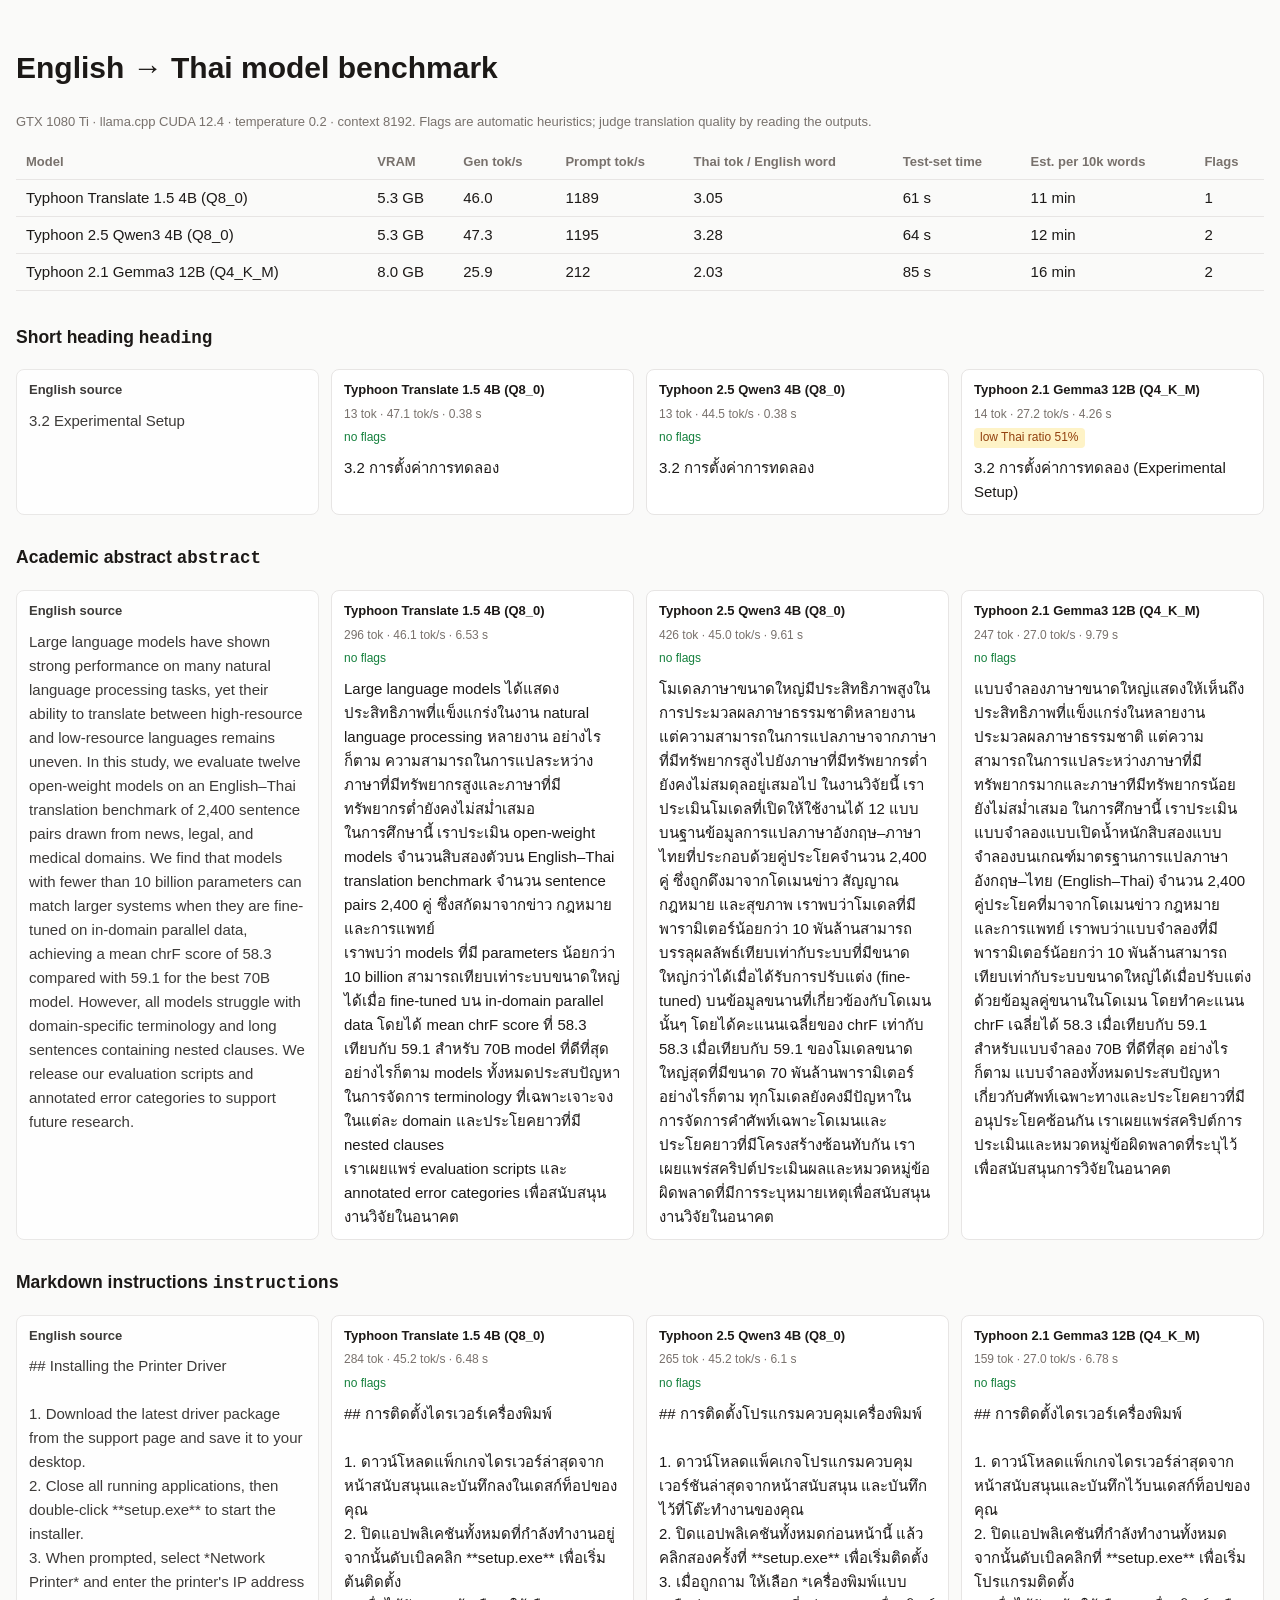
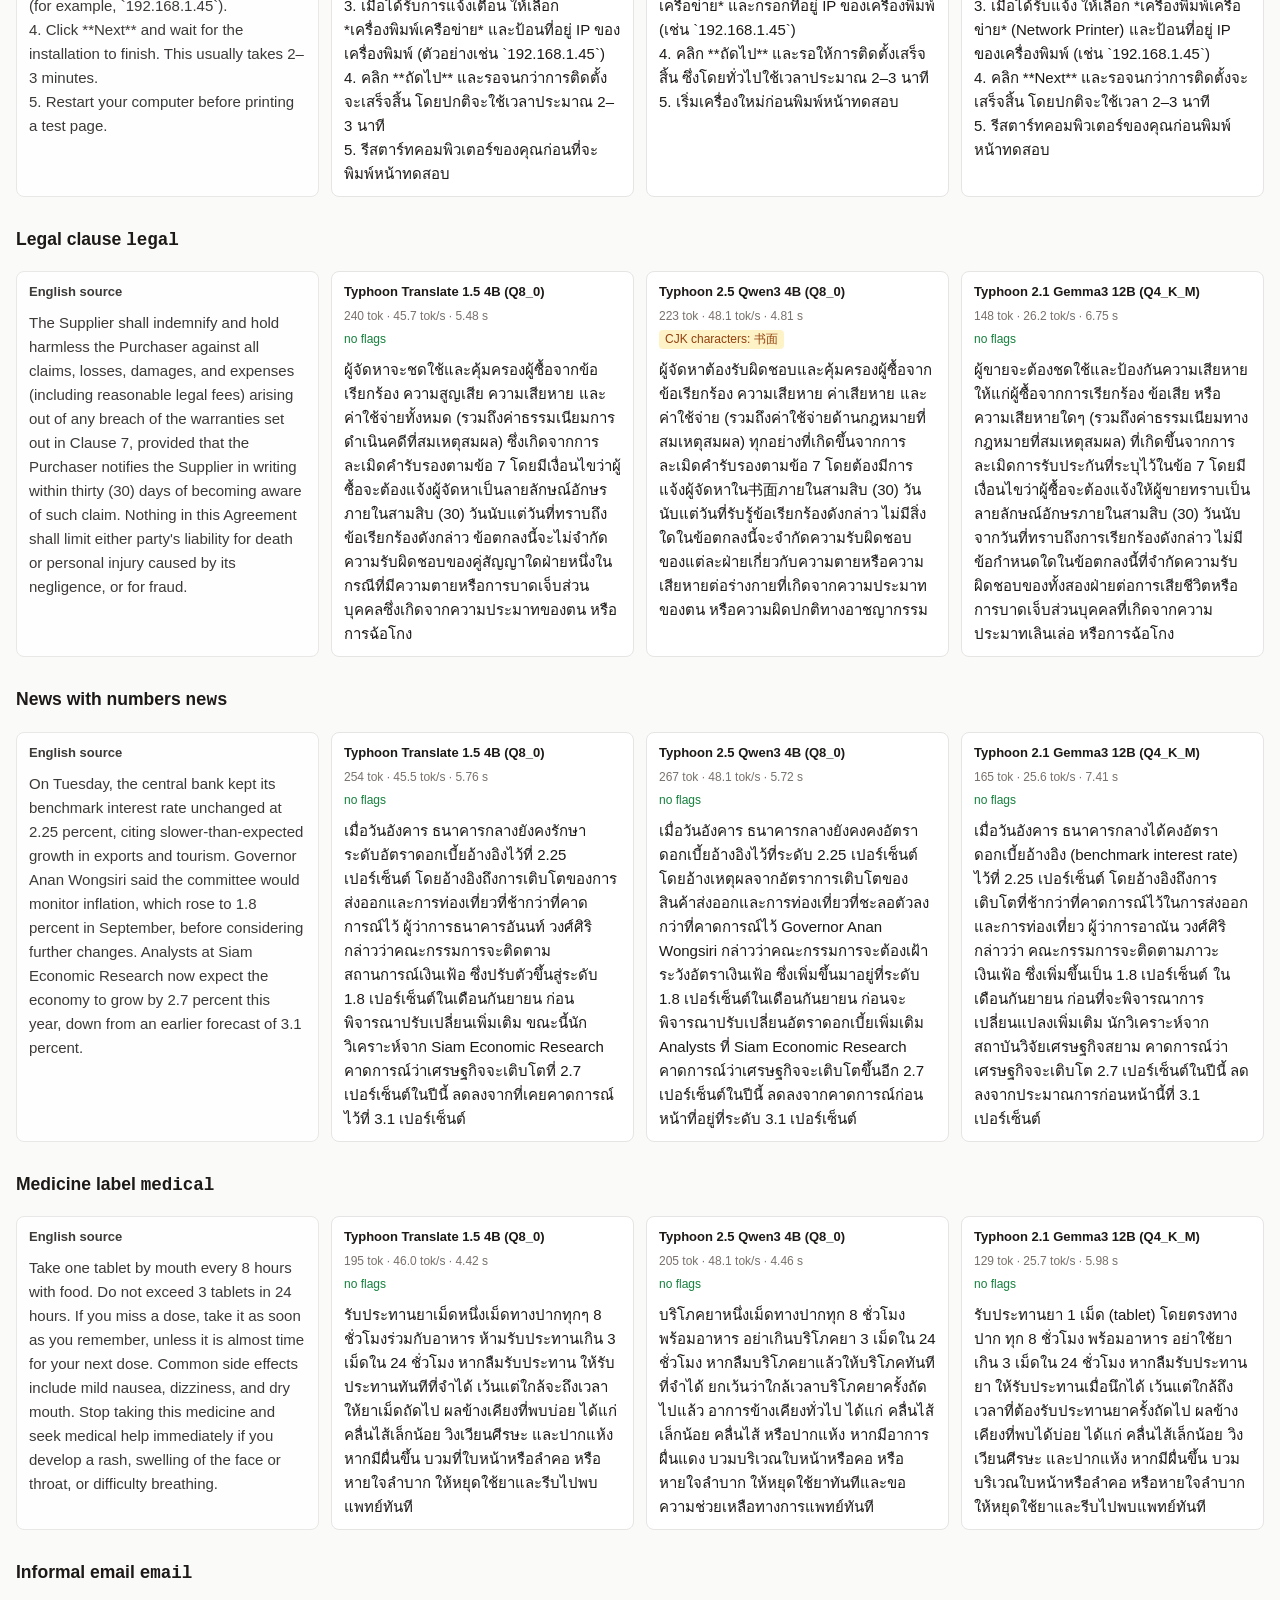
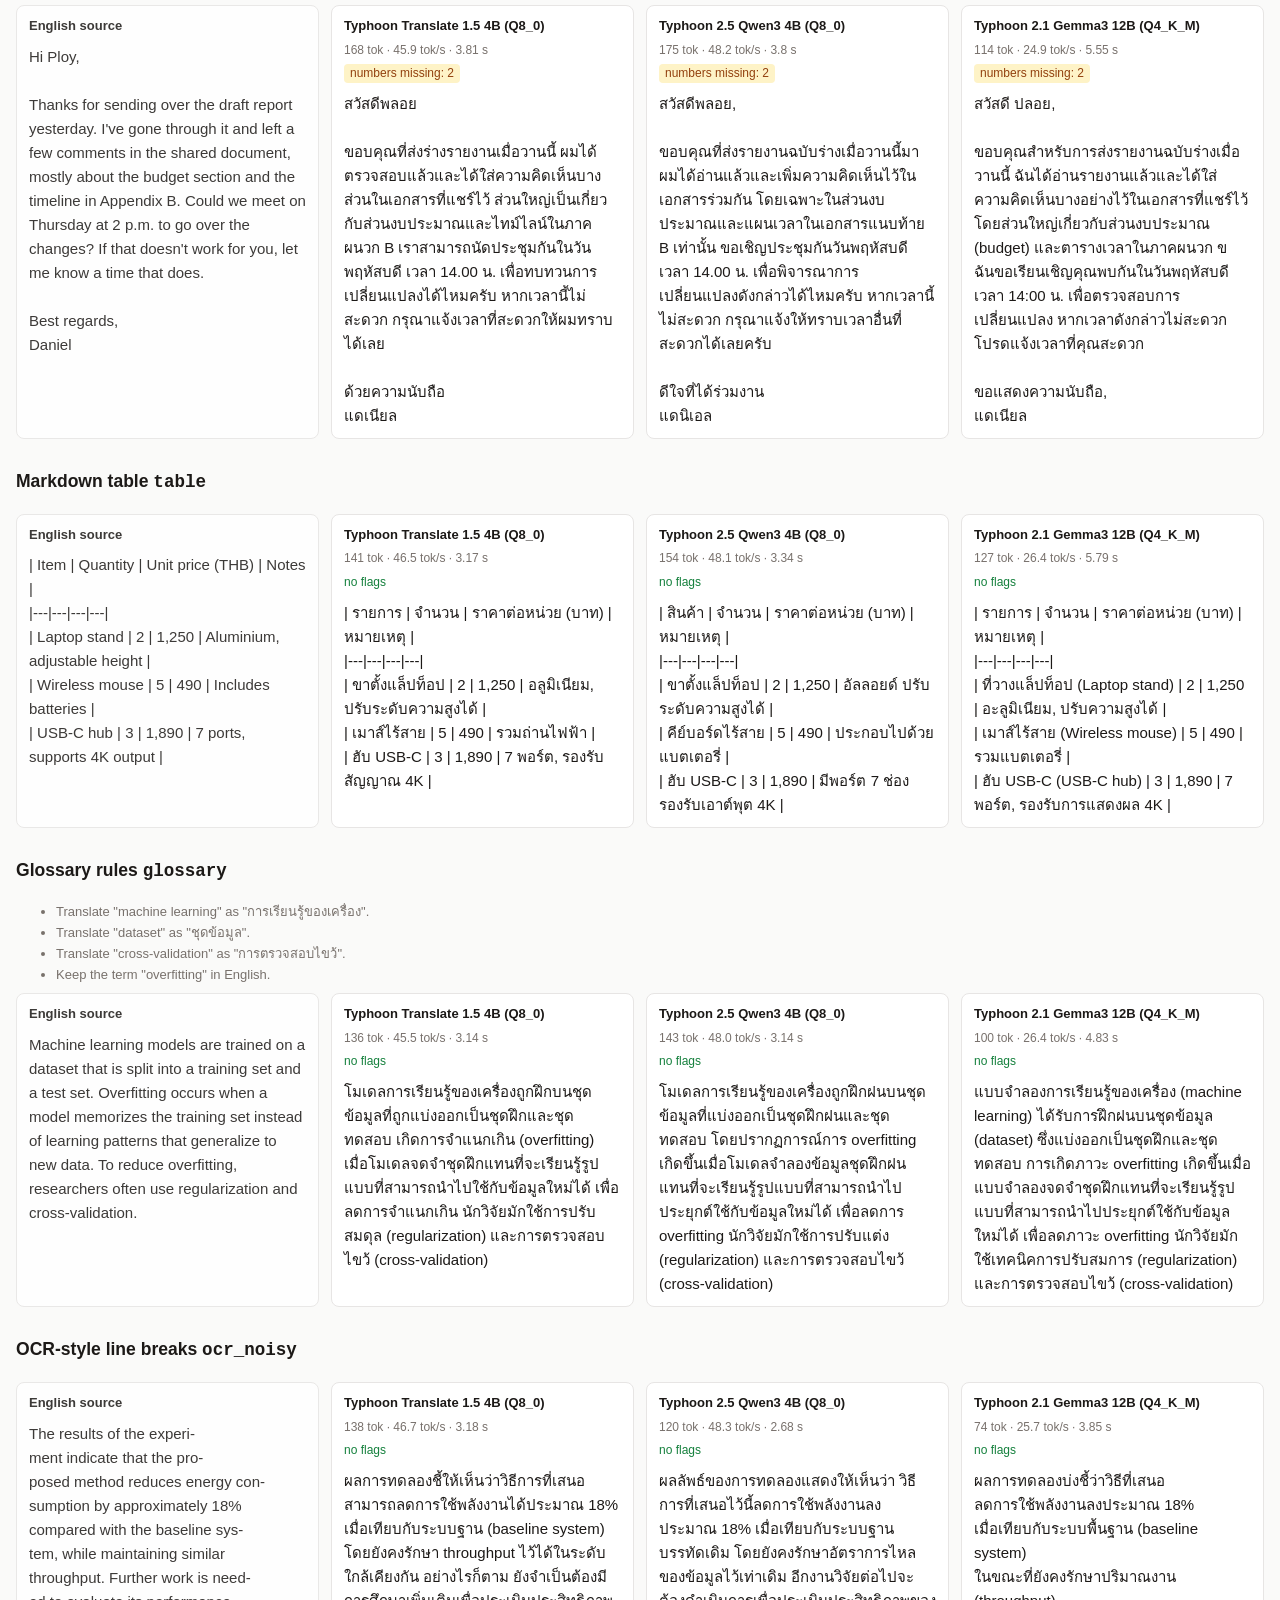
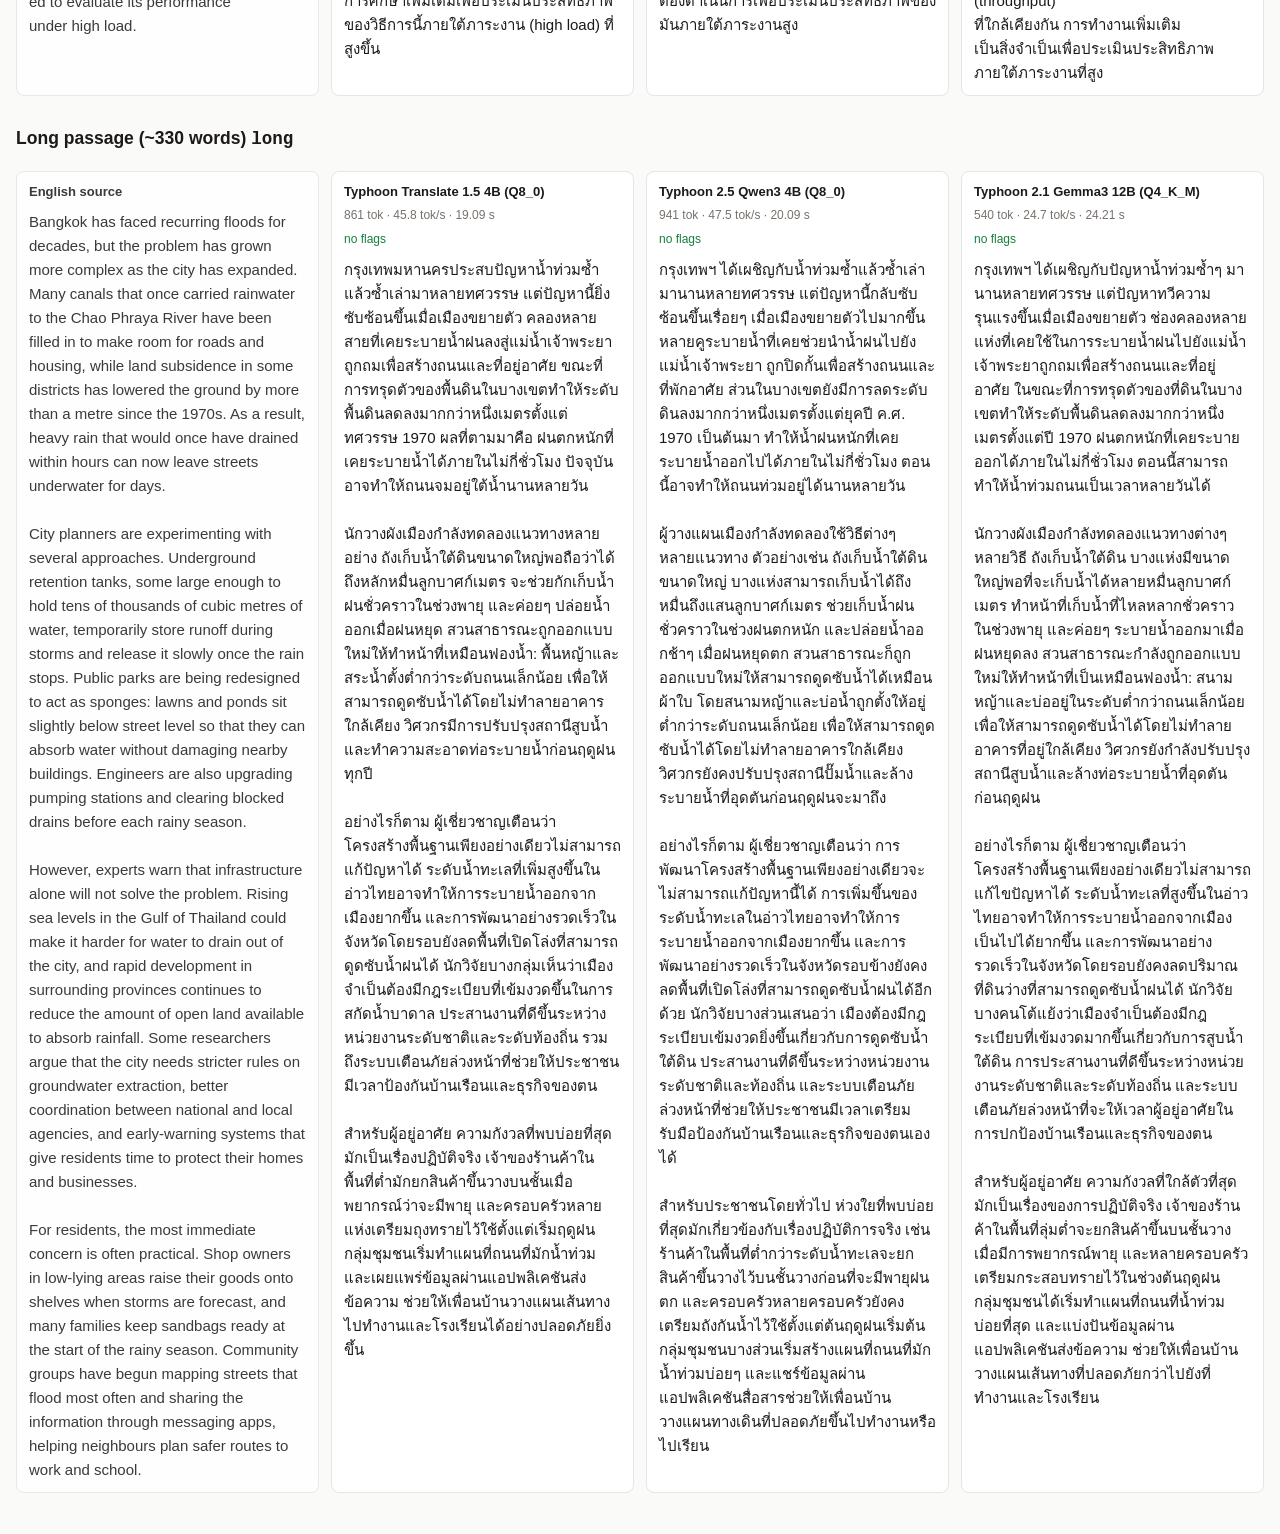
<file: bench/report.html>
<!doctype html>
<html lang="en"><head><meta charset="utf-8"><meta name="viewport" content="width=device-width, initial-scale=1">
<title>Thai Model Benchmark</title>
<style>
:root { --bg:#fafaf9; --fg:#1c1917; --muted:#78716c; --line:#e7e5e4; --card:#fff; --flag-bg:#fef3c7; --flag-fg:#92400e; --ok:#15803d; }
@media (prefers-color-scheme: dark) { :root { --bg:#1c1917; --fg:#f5f5f4; --muted:#a8a29e; --line:#44403c; --card:#292524; --flag-bg:#78350f; --flag-fg:#fef3c7; --ok:#4ade80; } }
body { margin:0; padding:24px 16px; background:var(--bg); color:var(--fg); font:15px/1.6 "Sarabun","Leelawadee UI","Noto Sans Thai",Tahoma,sans-serif; }
main { max-width:1400px; margin:0 auto; }
table { border-collapse:collapse; width:100%; margin:12px 0 32px; font-variant-numeric:tabular-nums; }
th, td { border-bottom:1px solid var(--line); padding:6px 10px; text-align:left; }
th { color:var(--muted); font-weight:600; font-size:13px; }
.note { color:var(--muted); font-size:13px; }
section { margin:28px 0; }
.grid { display:grid; grid-template-columns:repeat(var(--cols), minmax(0, 1fr)); gap:12px; }
@media (max-width: 900px) { .grid { grid-template-columns:1fr; } }
.cell { background:var(--card); border:1px solid var(--line); border-radius:8px; padding:10px 12px; min-width:0; }
.cell.src { opacity:.85; }
.cell h4 { margin:0 0 4px; font-size:13px; }
.meta { color:var(--muted); font-size:12px; }
pre { white-space:pre-wrap; word-break:break-word; font:inherit; margin:8px 0 0; }
.flag { display:inline-block; background:var(--flag-bg); color:var(--flag-fg); border-radius:4px; padding:0 6px; margin:4px 4px 0 0; font-size:12px; }
.ok { color:var(--ok); font-size:12px; }
.rules { color:var(--muted); font-size:13px; margin:0 0 8px; }
</style></head><body><main>
<h1>English → Thai model benchmark</h1>
<p class="note">GTX 1080 Ti · llama.cpp CUDA 12.4 · temperature 0.2 · context 8192. Flags are automatic heuristics; judge translation quality by reading the outputs.</p>
<table><thead><tr><th>Model</th><th>VRAM</th><th>Gen tok/s</th><th>Prompt tok/s</th><th>Thai tok / English word</th><th>Test-set time</th><th>Est. per 10k words</th><th>Flags</th></tr></thead>
<tbody><tr><td>Typhoon Translate 1.5 4B (Q8_0)</td><td>5.3 GB</td><td>46.0</td><td>1189</td><td>3.05</td><td>61 s</td><td>11 min</td><td>1</td></tr><tr><td>Typhoon 2.5 Qwen3 4B (Q8_0)</td><td>5.3 GB</td><td>47.3</td><td>1195</td><td>3.28</td><td>64 s</td><td>12 min</td><td>2</td></tr><tr><td>Typhoon 2.1 Gemma3 12B (Q4_K_M)</td><td>8.0 GB</td><td>25.9</td><td>212</td><td>2.03</td><td>85 s</td><td>16 min</td><td>2</td></tr></tbody></table>
<section><h3>Short heading <code>heading</code></h3><div class='grid' style='--cols:4'><div class='cell src'><h4>English source</h4><pre>3.2 Experimental Setup</pre></div><div class='cell'><h4>Typhoon Translate 1.5 4B (Q8_0)</h4><div class='meta'>13 tok · 47.1 tok/s · 0.38 s</div><div class='badges'><span class='ok'>no flags</span></div><pre>3.2 การตั้งค่าการทดลอง</pre></div><div class='cell'><h4>Typhoon 2.5 Qwen3 4B (Q8_0)</h4><div class='meta'>13 tok · 44.5 tok/s · 0.38 s</div><div class='badges'><span class='ok'>no flags</span></div><pre>3.2 การตั้งค่าการทดลอง</pre></div><div class='cell'><h4>Typhoon 2.1 Gemma3 12B (Q4_K_M)</h4><div class='meta'>14 tok · 27.2 tok/s · 4.26 s</div><div class='badges'><span class='flag'>low Thai ratio 51%</span></div><pre>3.2 การตั้งค่าการทดลอง (Experimental Setup)</pre></div></div></section><section><h3>Academic abstract <code>abstract</code></h3><div class='grid' style='--cols:4'><div class='cell src'><h4>English source</h4><pre>Large language models have shown strong performance on many natural language processing tasks, yet their ability to translate between high-resource and low-resource languages remains uneven. In this study, we evaluate twelve open-weight models on an English–Thai translation benchmark of 2,400 sentence pairs drawn from news, legal, and medical domains. We find that models with fewer than 10 billion parameters can match larger systems when they are fine-tuned on in-domain parallel data, achieving a mean chrF score of 58.3 compared with 59.1 for the best 70B model. However, all models struggle with domain-specific terminology and long sentences containing nested clauses. We release our evaluation scripts and annotated error categories to support future research.</pre></div><div class='cell'><h4>Typhoon Translate 1.5 4B (Q8_0)</h4><div class='meta'>296 tok · 46.1 tok/s · 6.53 s</div><div class='badges'><span class='ok'>no flags</span></div><pre>Large language models ได้แสดงประสิทธิภาพที่แข็งแกร่งในงาน natural language processing หลายงาน อย่างไรก็ตาม ความสามารถในการแปลระหว่างภาษาที่มีทรัพยากรสูงและภาษาที่มีทรัพยากรต่ำยังคงไม่สม่ำเสมอ  
ในการศึกษานี้ เราประเมิน open-weight models จำนวนสิบสองตัวบน English–Thai translation benchmark จำนวน sentence pairs 2,400 คู่ ซึ่งสกัดมาจากข่าว กฎหมาย และการแพทย์  
เราพบว่า models ที่มี parameters น้อยกว่า 10 billion สามารถเทียบเท่าระบบขนาดใหญ่ได้เมื่อ fine-tuned บน in-domain parallel data โดยได้ mean chrF score ที่ 58.3 เทียบกับ 59.1 สำหรับ 70B model ที่ดีที่สุด  
อย่างไรก็ตาม models ทั้งหมดประสบปัญหาในการจัดการ terminology ที่เฉพาะเจาะจงในแต่ละ domain และประโยคยาวที่มี nested clauses  
เราเผยแพร่ evaluation scripts และ annotated error categories เพื่อสนับสนุนงานวิจัยในอนาคต</pre></div><div class='cell'><h4>Typhoon 2.5 Qwen3 4B (Q8_0)</h4><div class='meta'>426 tok · 45.0 tok/s · 9.61 s</div><div class='badges'><span class='ok'>no flags</span></div><pre>โมเดลภาษาขนาดใหญ่มีประสิทธิภาพสูงในการประมวลผลภาษาธรรมชาติหลายงาน แต่ความสามารถในการแปลภาษาจากภาษาที่มีทรัพยากรสูงไปยังภาษาที่มีทรัพยากรต่ำยังคงไม่สมดุลอยู่เสมอไป ในงานวิจัยนี้ เราประเมินโมเดลที่เปิดให้ใช้งานได้ 12 แบบบนฐานข้อมูลการแปลภาษาอังกฤษ–ภาษาไทยที่ประกอบด้วยคู่ประโยคจำนวน 2,400 คู่ ซึ่งถูกดึงมาจากโดเมนข่าว สัญญาณกฎหมาย และสุขภาพ เราพบว่าโมเดลที่มีพารามิเตอร์น้อยกว่า 10 พันล้านสามารถบรรลุผลลัพธ์เทียบเท่ากับระบบที่มีขนาดใหญ่กว่าได้เมื่อได้รับการปรับแต่ง (fine-tuned) บนข้อมูลขนานที่เกี่ยวข้องกับโดเมนนั้นๆ โดยได้คะแนนเฉลี่ยของ chrF เท่ากับ 58.3 เมื่อเทียบกับ 59.1 ของโมเดลขนาดใหญ่สุดที่มีขนาด 70 พันล้านพารามิเตอร์อย่างไรก็ตาม ทุกโมเดลยังคงมีปัญหาในการจัดการคำศัพท์เฉพาะโดเมนและประโยคยาวที่มีโครงสร้างซ้อนทับกัน เราเผยแพร่สคริปต์ประเมินผลและหมวดหมู่ข้อผิดพลาดที่มีการระบุหมายเหตุเพื่อสนับสนุนงานวิจัยในอนาคต</pre></div><div class='cell'><h4>Typhoon 2.1 Gemma3 12B (Q4_K_M)</h4><div class='meta'>247 tok · 27.0 tok/s · 9.79 s</div><div class='badges'><span class='ok'>no flags</span></div><pre>แบบจำลองภาษาขนาดใหญ่แสดงให้เห็นถึงประสิทธิภาพที่แข็งแกร่งในหลายงานประมวลผลภาษาธรรมชาติ แต่ความสามารถในการแปลระหว่างภาษาที่มีทรัพยากรมากและภาษาทีมีทรัพยากรน้อยยังไม่สม่ำเสมอ ในการศึกษานี้ เราประเมินแบบจำลองแบบเปิดน้ำหนักสิบสองแบบจำลองบนเกณฑ์มาตรฐานการแปลภาษาอังกฤษ–ไทย (English–Thai) จำนวน 2,400 คู่ประโยคที่มาจากโดเมนข่าว กฎหมาย และการแพทย์ เราพบว่าแบบจำลองที่มีพารามิเตอร์น้อยกว่า 10 พันล้านสามารถเทียบเท่ากับระบบขนาดใหญ่ได้เมื่อปรับแต่งด้วยข้อมูลคู่ขนานในโดเมน โดยทำคะแนน chrF เฉลี่ยได้ 58.3 เมื่อเทียบกับ 59.1 สำหรับแบบจำลอง 70B ที่ดีที่สุด อย่างไรก็ตาม แบบจำลองทั้งหมดประสบปัญหาเกี่ยวกับศัพท์เฉพาะทางและประโยคยาวที่มีอนุประโยคซ้อนกัน เราเผยแพร่สคริปต์การประเมินและหมวดหมู่ข้อผิดพลาดที่ระบุไว้เพื่อสนับสนุนการวิจัยในอนาคต</pre></div></div></section><section><h3>Markdown instructions <code>instructions</code></h3><div class='grid' style='--cols:4'><div class='cell src'><h4>English source</h4><pre>## Installing the Printer Driver

1. Download the latest driver package from the support page and save it to your desktop.
2. Close all running applications, then double-click **setup.exe** to start the installer.
3. When prompted, select *Network Printer* and enter the printer&#x27;s IP address (for example, `192.168.1.45`).
4. Click **Next** and wait for the installation to finish. This usually takes 2–3 minutes.
5. Restart your computer before printing a test page.</pre></div><div class='cell'><h4>Typhoon Translate 1.5 4B (Q8_0)</h4><div class='meta'>284 tok · 45.2 tok/s · 6.48 s</div><div class='badges'><span class='ok'>no flags</span></div><pre>## การติดตั้งไดรเวอร์เครื่องพิมพ์

1. ดาวน์โหลดแพ็กเกจไดรเวอร์ล่าสุดจากหน้าสนับสนุนและบันทึกลงในเดสก์ท็อปของคุณ  
2. ปิดแอปพลิเคชันทั้งหมดที่กำลังทำงานอยู่ จากนั้นดับเบิลคลิก **setup.exe** เพื่อเริ่มต้นติดตั้ง  
3. เมื่อได้รับการแจ้งเตือน ให้เลือก *เครื่องพิมพ์เครือข่าย* และป้อนที่อยู่ IP ของเครื่องพิมพ์ (ตัวอย่างเช่น `192.168.1.45`)  
4. คลิก **ถัดไป** และรอจนกว่าการติดตั้งจะเสร็จสิ้น โดยปกติจะใช้เวลาประมาณ 2–3 นาที  
5. รีสตาร์ทคอมพิวเตอร์ของคุณก่อนที่จะพิมพ์หน้าทดสอบ</pre></div><div class='cell'><h4>Typhoon 2.5 Qwen3 4B (Q8_0)</h4><div class='meta'>265 tok · 45.2 tok/s · 6.1 s</div><div class='badges'><span class='ok'>no flags</span></div><pre>## การติดตั้งโปรแกรมควบคุมเครื่องพิมพ์

1. ดาวน์โหลดแพ็คเกจโปรแกรมควบคุมเวอร์ชันล่าสุดจากหน้าสนับสนุน และบันทึกไว้ที่โต๊ะทำงานของคุณ  
2. ปิดแอปพลิเคชันทั้งหมดก่อนหน้านี้ แล้วคลิกสองครั้งที่ **setup.exe** เพื่อเริ่มติดตั้ง  
3. เมื่อถูกถาม ให้เลือก *เครื่องพิมพ์แบบเครือข่าย* และกรอกที่อยู่ IP ของเครื่องพิมพ์ (เช่น `192.168.1.45`)  
4. คลิก **ถัดไป** และรอให้การติดตั้งเสร็จสิ้น ซึ่งโดยทั่วไปใช้เวลาประมาณ 2–3 นาที  
5. เริ่มเครื่องใหม่ก่อนพิมพ์หน้าทดสอบ</pre></div><div class='cell'><h4>Typhoon 2.1 Gemma3 12B (Q4_K_M)</h4><div class='meta'>159 tok · 27.0 tok/s · 6.78 s</div><div class='badges'><span class='ok'>no flags</span></div><pre>## การติดตั้งไดรเวอร์เครื่องพิมพ์

1. ดาวน์โหลดแพ็กเกจไดรเวอร์ล่าสุดจากหน้าสนับสนุนและบันทึกไว้บนเดสก์ท็อปของคุณ
2. ปิดแอปพลิเคชันที่กำลังทำงานทั้งหมด จากนั้นดับเบิลคลิกที่ **setup.exe** เพื่อเริ่มโปรแกรมติดตั้ง
3. เมื่อได้รับแจ้ง ให้เลือก *เครื่องพิมพ์เครือข่าย* (Network Printer) และป้อนที่อยู่ IP ของเครื่องพิมพ์ (เช่น `192.168.1.45`)
4. คลิก **Next** และรอจนกว่าการติดตั้งจะเสร็จสิ้น โดยปกติจะใช้เวลา 2–3 นาที
5. รีสตาร์ทคอมพิวเตอร์ของคุณก่อนพิมพ์หน้าทดสอบ</pre></div></div></section><section><h3>Legal clause <code>legal</code></h3><div class='grid' style='--cols:4'><div class='cell src'><h4>English source</h4><pre>The Supplier shall indemnify and hold harmless the Purchaser against all claims, losses, damages, and expenses (including reasonable legal fees) arising out of any breach of the warranties set out in Clause 7, provided that the Purchaser notifies the Supplier in writing within thirty (30) days of becoming aware of such claim. Nothing in this Agreement shall limit either party&#x27;s liability for death or personal injury caused by its negligence, or for fraud.</pre></div><div class='cell'><h4>Typhoon Translate 1.5 4B (Q8_0)</h4><div class='meta'>240 tok · 45.7 tok/s · 5.48 s</div><div class='badges'><span class='ok'>no flags</span></div><pre>ผู้จัดหาจะชดใช้และคุ้มครองผู้ซื้อจากข้อเรียกร้อง ความสูญเสีย ความเสียหาย และค่าใช้จ่ายทั้งหมด (รวมถึงค่าธรรมเนียมการดำเนินคดีที่สมเหตุสมผล) ซึ่งเกิดจากการละเมิดคำรับรองตามข้อ 7 โดยมีเงื่อนไขว่าผู้ซื้อจะต้องแจ้งผู้จัดหาเป็นลายลักษณ์อักษรภายในสามสิบ (30) วันนับแต่วันที่ทราบถึงข้อเรียกร้องดังกล่าว ข้อตกลงนี้จะไม่จำกัดความรับผิดชอบของคู่สัญญาใดฝ่ายหนึ่งในกรณีที่มีความตายหรือการบาดเจ็บส่วนบุคคลซึ่งเกิดจากความประมาทของตน หรือการฉ้อโกง</pre></div><div class='cell'><h4>Typhoon 2.5 Qwen3 4B (Q8_0)</h4><div class='meta'>223 tok · 48.1 tok/s · 4.81 s</div><div class='badges'><span class='flag'>CJK characters: 书面</span></div><pre>ผู้จัดหาต้องรับผิดชอบและคุ้มครองผู้ซื้อจากข้อเรียกร้อง ความเสียหาย ค่าเสียหาย และค่าใช้จ่าย (รวมถึงค่าใช้จ่ายด้านกฎหมายที่สมเหตุสมผล) ทุกอย่างที่เกิดขึ้นจากการละเมิดคำรับรองตามข้อ 7 โดยต้องมีการแจ้งผู้จัดหาใน书面ภายในสามสิบ (30) วันนับแต่วันที่รับรู้ข้อเรียกร้องดังกล่าว ไม่มีสิ่งใดในข้อตกลงนี้จะจำกัดความรับผิดชอบของแต่ละฝ่ายเกี่ยวกับความตายหรือความเสียหายต่อร่างกายที่เกิดจากความประมาทของตน หรือความผิดปกติทางอาชญากรรม</pre></div><div class='cell'><h4>Typhoon 2.1 Gemma3 12B (Q4_K_M)</h4><div class='meta'>148 tok · 26.2 tok/s · 6.75 s</div><div class='badges'><span class='ok'>no flags</span></div><pre>ผู้ขายจะต้องชดใช้และป้องกันความเสียหายให้แก่ผู้ซื้อจากการเรียกร้อง ข้อเสีย หรือความเสียหายใดๆ (รวมถึงค่าธรรมเนียมทางกฎหมายที่สมเหตุสมผล) ที่เกิดขึ้นจากการละเมิดการรับประกันที่ระบุไว้ในข้อ 7 โดยมีเงื่อนไขว่าผู้ซื้อจะต้องแจ้งให้ผู้ขายทราบเป็นลายลักษณ์อักษรภายในสามสิบ (30) วันนับจากวันที่ทราบถึงการเรียกร้องดังกล่าว ไม่มีข้อกำหนดใดในข้อตกลงนี้ที่จำกัดความรับผิดชอบของทั้งสองฝ่ายต่อการเสียชีวิตหรือการบาดเจ็บส่วนบุคคลที่เกิดจากความประมาทเลินเล่อ หรือการฉ้อโกง</pre></div></div></section><section><h3>News with numbers <code>news</code></h3><div class='grid' style='--cols:4'><div class='cell src'><h4>English source</h4><pre>On Tuesday, the central bank kept its benchmark interest rate unchanged at 2.25 percent, citing slower-than-expected growth in exports and tourism. Governor Anan Wongsiri said the committee would monitor inflation, which rose to 1.8 percent in September, before considering further changes. Analysts at Siam Economic Research now expect the economy to grow by 2.7 percent this year, down from an earlier forecast of 3.1 percent.</pre></div><div class='cell'><h4>Typhoon Translate 1.5 4B (Q8_0)</h4><div class='meta'>254 tok · 45.5 tok/s · 5.76 s</div><div class='badges'><span class='ok'>no flags</span></div><pre>เมื่อวันอังคาร ธนาคารกลางยังคงรักษาระดับอัตราดอกเบี้ยอ้างอิงไว้ที่ 2.25 เปอร์เซ็นต์ โดยอ้างอิงถึงการเติบโตของการส่งออกและการท่องเที่ยวที่ช้ากว่าที่คาดการณ์ไว้ ผู้ว่าการธนาคารอันนท์ วงศ์ศิริ กล่าวว่าคณะกรรมการจะติดตามสถานการณ์เงินเฟ้อ ซึ่งปรับตัวขึ้นสู่ระดับ 1.8 เปอร์เซ็นต์ในเดือนกันยายน ก่อนพิจารณาปรับเปลี่ยนเพิ่มเติม ขณะนี้นักวิเคราะห์จาก Siam Economic Research คาดการณ์ว่าเศรษฐกิจจะเติบโตที่ 2.7 เปอร์เซ็นต์ในปีนี้ ลดลงจากที่เคยคาดการณ์ไว้ที่ 3.1 เปอร์เซ็นต์</pre></div><div class='cell'><h4>Typhoon 2.5 Qwen3 4B (Q8_0)</h4><div class='meta'>267 tok · 48.1 tok/s · 5.72 s</div><div class='badges'><span class='ok'>no flags</span></div><pre>เมื่อวันอังคาร ธนาคารกลางยังคงคงอัตราดอกเบี้ยอ้างอิงไว้ที่ระดับ 2.25 เปอร์เซ็นต์ โดยอ้างเหตุผลจากอัตราการเติบโตของสินค้าส่งออกและการท่องเที่ยวที่ชะลอตัวลงกว่าที่คาดการณ์ไว้ Governor Anan Wongsiri กล่าวว่าคณะกรรมการจะต้องเฝ้าระวังอัตราเงินเฟ้อ ซึ่งเพิ่มขึ้นมาอยู่ที่ระดับ 1.8 เปอร์เซ็นต์ในเดือนกันยายน ก่อนจะพิจารณาปรับเปลี่ยนอัตราดอกเบี้ยเพิ่มเติม Analysts ที่ Siam Economic Research คาดการณ์ว่าเศรษฐกิจจะเติบโตขึ้นอีก 2.7 เปอร์เซ็นต์ในปีนี้ ลดลงจากคาดการณ์ก่อนหน้าที่อยู่ที่ระดับ 3.1 เปอร์เซ็นต์</pre></div><div class='cell'><h4>Typhoon 2.1 Gemma3 12B (Q4_K_M)</h4><div class='meta'>165 tok · 25.6 tok/s · 7.41 s</div><div class='badges'><span class='ok'>no flags</span></div><pre>เมื่อวันอังคาร ธนาคารกลางได้คงอัตราดอกเบี้ยอ้างอิง (benchmark interest rate) ไว้ที่ 2.25 เปอร์เซ็นต์ โดยอ้างอิงถึงการเติบโตที่ช้ากว่าที่คาดการณ์ไว้ในการส่งออกและการท่องเที่ยว ผู้ว่าการอาณัน วงศ์ศิริ กล่าวว่า คณะกรรมการจะติดตามภาวะเงินเฟ้อ ซึ่งเพิ่มขึ้นเป็น 1.8 เปอร์เซ็นต์ ในเดือนกันยายน ก่อนที่จะพิจารณาการเปลี่ยนแปลงเพิ่มเติม นักวิเคราะห์จากสถาบันวิจัยเศรษฐกิจสยาม คาดการณ์ว่าเศรษฐกิจจะเติบโต 2.7 เปอร์เซ็นต์ในปีนี้ ลดลงจากประมาณการก่อนหน้านี้ที่ 3.1 เปอร์เซ็นต์</pre></div></div></section><section><h3>Medicine label <code>medical</code></h3><div class='grid' style='--cols:4'><div class='cell src'><h4>English source</h4><pre>Take one tablet by mouth every 8 hours with food. Do not exceed 3 tablets in 24 hours. If you miss a dose, take it as soon as you remember, unless it is almost time for your next dose. Common side effects include mild nausea, dizziness, and dry mouth. Stop taking this medicine and seek medical help immediately if you develop a rash, swelling of the face or throat, or difficulty breathing.</pre></div><div class='cell'><h4>Typhoon Translate 1.5 4B (Q8_0)</h4><div class='meta'>195 tok · 46.0 tok/s · 4.42 s</div><div class='badges'><span class='ok'>no flags</span></div><pre>รับประทานยาเม็ดหนึ่งเม็ดทางปากทุกๆ 8 ชั่วโมงร่วมกับอาหาร ห้ามรับประทานเกิน 3 เม็ดใน 24 ชั่วโมง หากลืมรับประทาน ให้รับประทานทันทีที่จำได้ เว้นแต่ใกล้จะถึงเวลาให้ยาเม็ดถัดไป ผลข้างเคียงที่พบบ่อย ได้แก่ คลื่นไส้เล็กน้อย วิงเวียนศีรษะ และปากแห้ง หากมีผื่นขึ้น บวมที่ใบหน้าหรือลำคอ หรือหายใจลำบาก ให้หยุดใช้ยาและรีบไปพบแพทย์ทันที</pre></div><div class='cell'><h4>Typhoon 2.5 Qwen3 4B (Q8_0)</h4><div class='meta'>205 tok · 48.1 tok/s · 4.46 s</div><div class='badges'><span class='ok'>no flags</span></div><pre>บริโภคยาหนึ่งเม็ดทางปากทุก 8 ชั่วโมงพร้อมอาหาร อย่าเกินบริโภคยา 3 เม็ดใน 24 ชั่วโมง หากลืมบริโภคยาแล้วให้บริโภคทันทีที่จำได้ ยกเว้นว่าใกล้เวลาบริโภคยาครั้งถัดไปแล้ว อาการข้างเคียงทั่วไป ได้แก่ คลื่นไส้เล็กน้อย คลื่นไส้ หรือปากแห้ง หากมีอาการผื่นแดง บวมบริเวณใบหน้าหรือคอ หรือหายใจลำบาก ให้หยุดใช้ยาทันทีและขอความช่วยเหลือทางการแพทย์ทันที</pre></div><div class='cell'><h4>Typhoon 2.1 Gemma3 12B (Q4_K_M)</h4><div class='meta'>129 tok · 25.7 tok/s · 5.98 s</div><div class='badges'><span class='ok'>no flags</span></div><pre>รับประทานยา 1 เม็ด (tablet) โดยตรงทางปาก ทุก 8 ชั่วโมง พร้อมอาหาร อย่าใช้ยาเกิน 3 เม็ดใน 24 ชั่วโมง หากลืมรับประทานยา ให้รับประทานเมื่อนึกได้ เว้นแต่ใกล้ถึงเวลาที่ต้องรับประทานยาครั้งถัดไป ผลข้างเคียงที่พบได้บ่อย ได้แก่ คลื่นไส้เล็กน้อย วิงเวียนศีรษะ และปากแห้ง หากมีผื่นขึ้น บวมบริเวณใบหน้าหรือลำคอ หรือหายใจลำบาก ให้หยุดใช้ยาและรีบไปพบแพทย์ทันที</pre></div></div></section><section><h3>Informal email <code>email</code></h3><div class='grid' style='--cols:4'><div class='cell src'><h4>English source</h4><pre>Hi Ploy,

Thanks for sending over the draft report yesterday. I&#x27;ve gone through it and left a few comments in the shared document, mostly about the budget section and the timeline in Appendix B. Could we meet on Thursday at 2 p.m. to go over the changes? If that doesn&#x27;t work for you, let me know a time that does.

Best regards,
Daniel</pre></div><div class='cell'><h4>Typhoon Translate 1.5 4B (Q8_0)</h4><div class='meta'>168 tok · 45.9 tok/s · 3.81 s</div><div class='badges'><span class='flag'>numbers missing: 2</span></div><pre>สวัสดีพลอย

ขอบคุณที่ส่งร่างรายงานเมื่อวานนี้ ผมได้ตรวจสอบแล้วและได้ใส่ความคิดเห็นบางส่วนในเอกสารที่แชร์ไว้ ส่วนใหญ่เป็นเกี่ยวกับส่วนงบประมาณและไทม์ไลน์ในภาคผนวก B เราสามารถนัดประชุมกันในวันพฤหัสบดี เวลา 14.00 น. เพื่อทบทวนการเปลี่ยนแปลงได้ไหมครับ หากเวลานี้ไม่สะดวก กรุณาแจ้งเวลาที่สะดวกให้ผมทราบได้เลย

ด้วยความนับถือ  
แดเนียล</pre></div><div class='cell'><h4>Typhoon 2.5 Qwen3 4B (Q8_0)</h4><div class='meta'>175 tok · 48.2 tok/s · 3.8 s</div><div class='badges'><span class='flag'>numbers missing: 2</span></div><pre>สวัสดีพลอย,

ขอบคุณที่ส่งรายงานฉบับร่างเมื่อวานนี้มา ผมได้อ่านแล้วและเพิ่มความคิดเห็นไว้ในเอกสารร่วมกัน โดยเฉพาะในส่วนงบประมาณและแผนเวลาในเอกสารแนบท้าย B เท่านั้น ขอเชิญประชุมกันวันพฤหัสบดี เวลา 14.00 น. เพื่อพิจารณาการเปลี่ยนแปลงดังกล่าวได้ไหมครับ หากเวลานี้ไม่สะดวก กรุณาแจ้งให้ทราบเวลาอื่นที่สะดวกได้เลยครับ

ดีใจที่ได้ร่วมงาน  
แดนิเอล</pre></div><div class='cell'><h4>Typhoon 2.1 Gemma3 12B (Q4_K_M)</h4><div class='meta'>114 tok · 24.9 tok/s · 5.55 s</div><div class='badges'><span class='flag'>numbers missing: 2</span></div><pre>สวัสดี ปลอย,

ขอบคุณสำหรับการส่งรายงานฉบับร่างเมื่อวานนี้ ฉันได้อ่านรายงานแล้วและได้ใส่ความคิดเห็นบางอย่างไว้ในเอกสารที่แชร์ไว้ โดยส่วนใหญ่เกี่ยวกับส่วนงบประมาณ (budget) และตารางเวลาในภาคผนวก ข ฉันขอเรียนเชิญคุณพบกันในวันพฤหัสบดี เวลา 14:00 น. เพื่อตรวจสอบการเปลี่ยนแปลง หากเวลาดังกล่าวไม่สะดวก โปรดแจ้งเวลาที่คุณสะดวก

ขอแสดงความนับถือ,
แดเนียล</pre></div></div></section><section><h3>Markdown table <code>table</code></h3><div class='grid' style='--cols:4'><div class='cell src'><h4>English source</h4><pre>| Item | Quantity | Unit price (THB) | Notes |
|---|---|---|---|
| Laptop stand | 2 | 1,250 | Aluminium, adjustable height |
| Wireless mouse | 5 | 490 | Includes batteries |
| USB-C hub | 3 | 1,890 | 7 ports, supports 4K output |</pre></div><div class='cell'><h4>Typhoon Translate 1.5 4B (Q8_0)</h4><div class='meta'>141 tok · 46.5 tok/s · 3.17 s</div><div class='badges'><span class='ok'>no flags</span></div><pre>| รายการ | จำนวน | ราคาต่อหน่วย (บาท) | หมายเหตุ |
|---|---|---|---|
| ขาตั้งแล็ปท็อป | 2 | 1,250 | อลูมิเนียม, ปรับระดับความสูงได้ |
| เมาส์ไร้สาย | 5 | 490 | รวมถ่านไฟฟ้า |
| ฮับ USB-C | 3 | 1,890 | 7 พอร์ต, รองรับสัญญาณ 4K |</pre></div><div class='cell'><h4>Typhoon 2.5 Qwen3 4B (Q8_0)</h4><div class='meta'>154 tok · 48.1 tok/s · 3.34 s</div><div class='badges'><span class='ok'>no flags</span></div><pre>| สินค้า | จำนวน | ราคาต่อหน่วย (บาท) | หมายเหตุ |
|---|---|---|---|
| ขาตั้งแล็ปท็อป | 2 | 1,250 | อัลลอยด์ ปรับระดับความสูงได้ |
| คีย์บอร์ดไร้สาย | 5 | 490 | ประกอบไปด้วยแบตเตอรี่ |
| ฮับ USB-C | 3 | 1,890 | มีพอร์ต 7 ช่อง รองรับเอาต์พุต 4K |</pre></div><div class='cell'><h4>Typhoon 2.1 Gemma3 12B (Q4_K_M)</h4><div class='meta'>127 tok · 26.4 tok/s · 5.79 s</div><div class='badges'><span class='ok'>no flags</span></div><pre>| รายการ | จำนวน | ราคาต่อหน่วย (บาท) | หมายเหตุ |
|---|---|---|---|
| ที่วางแล็ปท็อป (Laptop stand) | 2 | 1,250 | อะลูมิเนียม, ปรับความสูงได้ |
| เมาส์ไร้สาย (Wireless mouse) | 5 | 490 | รวมแบตเตอรี่ |
| ฮับ USB-C (USB-C hub) | 3 | 1,890 | 7 พอร์ต, รองรับการแสดงผล 4K |</pre></div></div></section><section><h3>Glossary rules <code>glossary</code></h3><ul class='rules'><li>Translate &quot;machine learning&quot; as &quot;การเรียนรู้ของเครื่อง&quot;.</li><li>Translate &quot;dataset&quot; as &quot;ชุดข้อมูล&quot;.</li><li>Translate &quot;cross-validation&quot; as &quot;การตรวจสอบไขว้&quot;.</li><li>Keep the term &quot;overfitting&quot; in English.</li></ul><div class='grid' style='--cols:4'><div class='cell src'><h4>English source</h4><pre>Machine learning models are trained on a dataset that is split into a training set and a test set. Overfitting occurs when a model memorizes the training set instead of learning patterns that generalize to new data. To reduce overfitting, researchers often use regularization and cross-validation.</pre></div><div class='cell'><h4>Typhoon Translate 1.5 4B (Q8_0)</h4><div class='meta'>136 tok · 45.5 tok/s · 3.14 s</div><div class='badges'><span class='ok'>no flags</span></div><pre>โมเดลการเรียนรู้ของเครื่องถูกฝึกบนชุดข้อมูลที่ถูกแบ่งออกเป็นชุดฝึกและชุดทดสอบ เกิดการจำแนกเกิน (overfitting) เมื่อโมเดลจดจำชุดฝึกแทนที่จะเรียนรู้รูปแบบที่สามารถนำไปใช้กับข้อมูลใหม่ได้ เพื่อลดการจำแนกเกิน นักวิจัยมักใช้การปรับสมดุล (regularization) และการตรวจสอบไขว้ (cross-validation)</pre></div><div class='cell'><h4>Typhoon 2.5 Qwen3 4B (Q8_0)</h4><div class='meta'>143 tok · 48.0 tok/s · 3.14 s</div><div class='badges'><span class='ok'>no flags</span></div><pre>โมเดลการเรียนรู้ของเครื่องถูกฝึกฝนบนชุดข้อมูลที่แบ่งออกเป็นชุดฝึกฝนและชุดทดสอบ โดยปรากฏการณ์การ overfitting เกิดขึ้นเมื่อโมเดลจำลองข้อมูลชุดฝึกฝนแทนที่จะเรียนรู้รูปแบบที่สามารถนำไปประยุกต์ใช้กับข้อมูลใหม่ได้ เพื่อลดการ overfitting นักวิจัยมักใช้การปรับแต่ง (regularization) และการตรวจสอบไขว้ (cross-validation)</pre></div><div class='cell'><h4>Typhoon 2.1 Gemma3 12B (Q4_K_M)</h4><div class='meta'>100 tok · 26.4 tok/s · 4.83 s</div><div class='badges'><span class='ok'>no flags</span></div><pre>แบบจำลองการเรียนรู้ของเครื่อง (machine learning) ได้รับการฝึกฝนบนชุดข้อมูล (dataset) ซึ่งแบ่งออกเป็นชุดฝึกและชุดทดสอบ การเกิดภาวะ overfitting เกิดขึ้นเมื่อแบบจำลองจดจำชุดฝึกแทนที่จะเรียนรู้รูปแบบที่สามารถนำไปประยุกต์ใช้กับข้อมูลใหม่ได้ เพื่อลดภาวะ overfitting นักวิจัยมักใช้เทคนิคการปรับสมการ (regularization) และการตรวจสอบไขว้ (cross-validation)</pre></div></div></section><section><h3>OCR-style line breaks <code>ocr_noisy</code></h3><div class='grid' style='--cols:4'><div class='cell src'><h4>English source</h4><pre>The results of the experi-
ment indicate that the pro-
posed method reduces energy con-
sumption by approximately 18%
compared with the baseline sys-
tem, while maintaining similar
throughput. Further work is need-
ed to evaluate its performance
under high load.</pre></div><div class='cell'><h4>Typhoon Translate 1.5 4B (Q8_0)</h4><div class='meta'>138 tok · 46.7 tok/s · 3.18 s</div><div class='badges'><span class='ok'>no flags</span></div><pre>ผลการทดลองชี้ให้เห็นว่าวิธีการที่เสนอสามารถลดการใช้พลังงานได้ประมาณ 18% เมื่อเทียบกับระบบฐาน (baseline system) โดยยังคงรักษา throughput ไว้ได้ในระดับใกล้เคียงกัน อย่างไรก็ตาม ยังจำเป็นต้องมีการศึกษาเพิ่มเติมเพื่อประเมินประสิทธิภาพของวิธีการนี้ภายใต้ภาระงาน (high load) ที่สูงขึ้น</pre></div><div class='cell'><h4>Typhoon 2.5 Qwen3 4B (Q8_0)</h4><div class='meta'>120 tok · 48.3 tok/s · 2.68 s</div><div class='badges'><span class='ok'>no flags</span></div><pre>ผลลัพธ์ของการทดลองแสดงให้เห็นว่า วิธีการที่เสนอไว้นี้ลดการใช้พลังงานลงประมาณ 18% เมื่อเทียบกับระบบฐานบรรทัดเดิม โดยยังคงรักษาอัตราการไหลของข้อมูลไว้เท่าเดิม อีกงานวิจัยต่อไปจะต้องดำเนินการเพื่อประเมินประสิทธิภาพของมันภายใต้ภาระงานสูง</pre></div><div class='cell'><h4>Typhoon 2.1 Gemma3 12B (Q4_K_M)</h4><div class='meta'>74 tok · 25.7 tok/s · 3.85 s</div><div class='badges'><span class='ok'>no flags</span></div><pre>ผลการทดลองบ่งชี้ว่าวิธีที่เสนอ
ลดการใช้พลังงานลงประมาณ 18%
เมื่อเทียบกับระบบพื้นฐาน (baseline system)
ในขณะที่ยังคงรักษาปริมาณงาน (throughput)
ที่ใกล้เคียงกัน การทำงานเพิ่มเติม
เป็นสิ่งจำเป็นเพื่อประเมินประสิทธิภาพ
ภายใต้ภาระงานที่สูง</pre></div></div></section><section><h3>Long passage (~330 words) <code>long</code></h3><div class='grid' style='--cols:4'><div class='cell src'><h4>English source</h4><pre>Bangkok has faced recurring floods for decades, but the problem has grown more complex as the city has expanded. Many canals that once carried rainwater to the Chao Phraya River have been filled in to make room for roads and housing, while land subsidence in some districts has lowered the ground by more than a metre since the 1970s. As a result, heavy rain that would once have drained within hours can now leave streets underwater for days.

City planners are experimenting with several approaches. Underground retention tanks, some large enough to hold tens of thousands of cubic metres of water, temporarily store runoff during storms and release it slowly once the rain stops. Public parks are being redesigned to act as sponges: lawns and ponds sit slightly below street level so that they can absorb water without damaging nearby buildings. Engineers are also upgrading pumping stations and clearing blocked drains before each rainy season.

However, experts warn that infrastructure alone will not solve the problem. Rising sea levels in the Gulf of Thailand could make it harder for water to drain out of the city, and rapid development in surrounding provinces continues to reduce the amount of open land available to absorb rainfall. Some researchers argue that the city needs stricter rules on groundwater extraction, better coordination between national and local agencies, and early-warning systems that give residents time to protect their homes and businesses.

For residents, the most immediate concern is often practical. Shop owners in low-lying areas raise their goods onto shelves when storms are forecast, and many families keep sandbags ready at the start of the rainy season. Community groups have begun mapping streets that flood most often and sharing the information through messaging apps, helping neighbours plan safer routes to work and school.</pre></div><div class='cell'><h4>Typhoon Translate 1.5 4B (Q8_0)</h4><div class='meta'>861 tok · 45.8 tok/s · 19.09 s</div><div class='badges'><span class='ok'>no flags</span></div><pre>กรุงเทพมหานครประสบปัญหาน้ำท่วมซ้ำแล้วซ้ำเล่ามาหลายทศวรรษ แต่ปัญหานี้ยิ่งซับซ้อนขึ้นเมื่อเมืองขยายตัว คลองหลายสายที่เคยระบายน้ำฝนลงสู่แม่น้ำเจ้าพระยาถูกถมเพื่อสร้างถนนและที่อยู่อาศัย ขณะที่การทรุดตัวของพื้นดินในบางเขตทำให้ระดับพื้นดินลดลงมากกว่าหนึ่งเมตรตั้งแต่ทศวรรษ 1970 ผลที่ตามมาคือ ฝนตกหนักที่เคยระบายน้ำได้ภายในไม่กี่ชั่วโมง ปัจจุบันอาจทำให้ถนนจมอยู่ใต้น้ำนานหลายวัน

นักวางผังเมืองกำลังทดลองแนวทางหลายอย่าง ถังเก็บน้ำใต้ดินขนาดใหญ่พอถือว่าได้ถึงหลักหมื่นลูกบาศก์เมตร จะช่วยกักเก็บน้ำฝนชั่วคราวในช่วงพายุ และค่อยๆ ปล่อยน้ำออกเมื่อฝนหยุด สวนสาธารณะถูกออกแบบใหม่ให้ทำหน้าที่เหมือนฟองน้ำ: พื้นหญ้าและสระน้ำตั้งต่ำกว่าระดับถนนเล็กน้อย เพื่อให้สามารถดูดซับน้ำได้โดยไม่ทำลายอาคารใกล้เคียง วิศวกรมีการปรับปรุงสถานีสูบน้ำและทำความสะอาดท่อระบายน้ำก่อนฤดูฝนทุกปี

อย่างไรก็ตาม ผู้เชี่ยวชาญเตือนว่าโครงสร้างพื้นฐานเพียงอย่างเดียวไม่สามารถแก้ปัญหาได้ ระดับน้ำทะเลที่เพิ่มสูงขึ้นในอ่าวไทยอาจทำให้การระบายน้ำออกจากเมืองยากขึ้น และการพัฒนาอย่างรวดเร็วในจังหวัดโดยรอบยังลดพื้นที่เปิดโล่งที่สามารถดูดซับน้ำฝนได้ นักวิจัยบางกลุ่มเห็นว่าเมืองจำเป็นต้องมีกฎระเบียบที่เข้มงวดขึ้นในการสกัดน้ำบาดาล ประสานงานที่ดีขึ้นระหว่างหน่วยงานระดับชาติและระดับท้องถิ่น รวมถึงระบบเตือนภัยล่วงหน้าที่ช่วยให้ประชาชนมีเวลาป้องกันบ้านเรือนและธุรกิจของตน

สำหรับผู้อยู่อาศัย ความกังวลที่พบบ่อยที่สุดมักเป็นเรื่องปฏิบัติจริง เจ้าของร้านค้าในพื้นที่ต่ำมักยกสินค้าขึ้นวางบนชั้นเมื่อพยากรณ์ว่าจะมีพายุ และครอบครัวหลายแห่งเตรียมถุงทรายไว้ใช้ตั้งแต่เริ่มฤดูฝน กลุ่มชุมชนเริ่มทำแผนที่ถนนที่มักน้ำท่วม และเผยแพร่ข้อมูลผ่านแอปพลิเคชันส่งข้อความ ช่วยให้เพื่อนบ้านวางแผนเส้นทางไปทำงานและโรงเรียนได้อย่างปลอดภัยยิ่งขึ้น</pre></div><div class='cell'><h4>Typhoon 2.5 Qwen3 4B (Q8_0)</h4><div class='meta'>941 tok · 47.5 tok/s · 20.09 s</div><div class='badges'><span class='ok'>no flags</span></div><pre>กรุงเทพฯ ได้เผชิญกับน้ำท่วมซ้ำแล้วซ้ำเล่ามานานหลายทศวรรษ แต่ปัญหานี้กลับซับซ้อนขึ้นเรื่อยๆ เมื่อเมืองขยายตัวไปมากขึ้น หลายคูระบายน้ำที่เคยช่วยนำน้ำฝนไปยังแม่น้ำเจ้าพระยา ถูกปิดกั้นเพื่อสร้างถนนและที่พักอาศัย ส่วนในบางเขตยังมีการลดระดับดินลงมากกว่าหนึ่งเมตรตั้งแต่ยุคปี ค.ศ. 1970 เป็นต้นมา ทำให้น้ำฝนหนักที่เคยระบายน้ำออกไปได้ภายในไม่กี่ชั่วโมง ตอนนี้อาจทำให้ถนนท่วมอยู่ได้นานหลายวัน

ผู้วางแผนเมืองกำลังทดลองใช้วิธีต่างๆ หลายแนวทาง ตัวอย่างเช่น ถังเก็บน้ำใต้ดินขนาดใหญ่ บางแห่งสามารถเก็บน้ำได้ถึงหมื่นถึงแสนลูกบาศก์เมตร ช่วยเก็บน้ำฝนชั่วคราวในช่วงฝนตกหนัก และปล่อยน้ำออกช้าๆ เมื่อฝนหยุดตก สวนสาธารณะก็ถูกออกแบบใหม่ให้สามารถดูดซับน้ำได้เหมือนผ้าใบ โดยสนามหญ้าและบ่อน้ำถูกตั้งให้อยู่ต่ำกว่าระดับถนนเล็กน้อย เพื่อให้สามารถดูดซับน้ำได้โดยไม่ทำลายอาคารใกล้เคียง วิศวกรยังคงปรับปรุงสถานีปั๊มน้ำและล้างระบายน้ำที่อุดตันก่อนฤดูฝนจะมาถึง

อย่างไรก็ตาม ผู้เชี่ยวชาญเตือนว่า การพัฒนาโครงสร้างพื้นฐานเพียงอย่างเดียวจะไม่สามารถแก้ปัญหานี้ได้ การเพิ่มขึ้นของระดับน้ำทะเลในอ่าวไทยอาจทำให้การระบายน้ำออกจากเมืองยากขึ้น และการพัฒนาอย่างรวดเร็วในจังหวัดรอบข้างยังคงลดพื้นที่เปิดโล่งที่สามารถดูดซับน้ำฝนได้อีกด้วย นักวิจัยบางส่วนเสนอว่า เมืองต้องมีกฎระเบียบเข้มงวดยิ่งขึ้นเกี่ยวกับการดูดซับน้ำใต้ดิน ประสานงานที่ดีขึ้นระหว่างหน่วยงานระดับชาติและท้องถิ่น และระบบเตือนภัยล่วงหน้าที่ช่วยให้ประชาชนมีเวลาเตรียมรับมือป้องกันบ้านเรือนและธุรกิจของตนเองได้

สำหรับประชาชนโดยทั่วไป ห่วงใยที่พบบ่อยที่สุดมักเกี่ยวข้องกับเรื่องปฏิบัติการจริง เช่น ร้านค้าในพื้นที่ต่ำกว่าระดับน้ำทะเลจะยกสินค้าขึ้นวางไว้บนชั้นวางก่อนที่จะมีพายุฝนตก และครอบครัวหลายครอบครัวยังคงเตรียมถังกันน้ำไว้ใช้ตั้งแต่ต้นฤดูฝนเริ่มต้น กลุ่มชุมชนบางส่วนเริ่มสร้างแผนที่ถนนที่มักน้ำท่วมบ่อยๆ และแชร์ข้อมูลผ่านแอปพลิเคชันสื่อสารช่วยให้เพื่อนบ้านวางแผนทางเดินที่ปลอดภัยขึ้นไปทำงานหรือไปเรียน</pre></div><div class='cell'><h4>Typhoon 2.1 Gemma3 12B (Q4_K_M)</h4><div class='meta'>540 tok · 24.7 tok/s · 24.21 s</div><div class='badges'><span class='ok'>no flags</span></div><pre>กรุงเทพฯ ได้เผชิญกับปัญหาน้ำท่วมซ้ำๆ มานานหลายทศวรรษ แต่ปัญหาทวีความรุนแรงขึ้นเมื่อเมืองขยายตัว ช่องคลองหลายแห่งที่เคยใช้ในการระบายน้ำฝนไปยังแม่น้ำเจ้าพระยาถูกถมเพื่อสร้างถนนและที่อยู่อาศัย ในขณะที่การทรุดตัวของที่ดินในบางเขตทำให้ระดับพื้นดินลดลงมากกว่าหนึ่งเมตรตั้งแต่ปี 1970 ฝนตกหนักที่เคยระบายออกได้ภายในไม่กี่ชั่วโมง ตอนนี้สามารถทำให้น้ำท่วมถนนเป็นเวลาหลายวันได้

นักวางผังเมืองกำลังทดลองแนวทางต่างๆ หลายวิธี ถังเก็บน้ำใต้ดิน บางแห่งมีขนาดใหญ่พอที่จะเก็บน้ำได้หลายหมื่นลูกบาศก์เมตร ทำหน้าที่เก็บน้ำที่ไหลหลากชั่วคราวในช่วงพายุ และค่อยๆ ระบายน้ำออกมาเมื่อฝนหยุดลง สวนสาธารณะกำลังถูกออกแบบใหม่ให้ทำหน้าที่เป็นเหมือนฟองน้ำ: สนามหญ้าและบ่ออยู่ในระดับต่ำกว่าถนนเล็กน้อย เพื่อให้สามารถดูดซับน้ำได้โดยไม่ทำลายอาคารที่อยู่ใกล้เคียง วิศวกรยังกำลังปรับปรุงสถานีสูบน้ำและล้างท่อระบายน้ำที่อุดตันก่อนฤดูฝน

อย่างไรก็ตาม ผู้เชี่ยวชาญเตือนว่าโครงสร้างพื้นฐานเพียงอย่างเดียวไม่สามารถแก้ไขปัญหาได้ ระดับน้ำทะเลที่สูงขึ้นในอ่าวไทยอาจทำให้การระบายน้ำออกจากเมืองเป็นไปได้ยากขึ้น และการพัฒนาอย่างรวดเร็วในจังหวัดโดยรอบยังคงลดปริมาณที่ดินว่างที่สามารถดูดซับน้ำฝนได้ นักวิจัยบางคนโต้แย้งว่าเมืองจำเป็นต้องมีกฎระเบียบที่เข้มงวดมากขึ้นเกี่ยวกับการสูบน้ำใต้ดิน การประสานงานที่ดีขึ้นระหว่างหน่วยงานระดับชาติและระดับท้องถิ่น และระบบเตือนภัยล่วงหน้าที่จะให้เวลาผู้อยู่อาศัยในการปกป้องบ้านเรือนและธุรกิจของตน

สำหรับผู้อยู่อาศัย ความกังวลที่ใกล้ตัวที่สุดมักเป็นเรื่องของการปฏิบัติจริง เจ้าของร้านค้าในพื้นที่ลุ่มต่ำจะยกสินค้าขึ้นบนชั้นวางเมื่อมีการพยากรณ์พายุ และหลายครอบครัวเตรียมกระสอบทรายไว้ในช่วงต้นฤดูฝน กลุ่มชุมชนได้เริ่มทำแผนที่ถนนที่น้ำท่วมบ่อยที่สุด และแบ่งปันข้อมูลผ่านแอปพลิเคชันส่งข้อความ ช่วยให้เพื่อนบ้านวางแผนเส้นทางที่ปลอดภัยกว่าไปยังที่ทำงานและโรงเรียน</pre></div></div></section>
</main></body></html>
</file>
